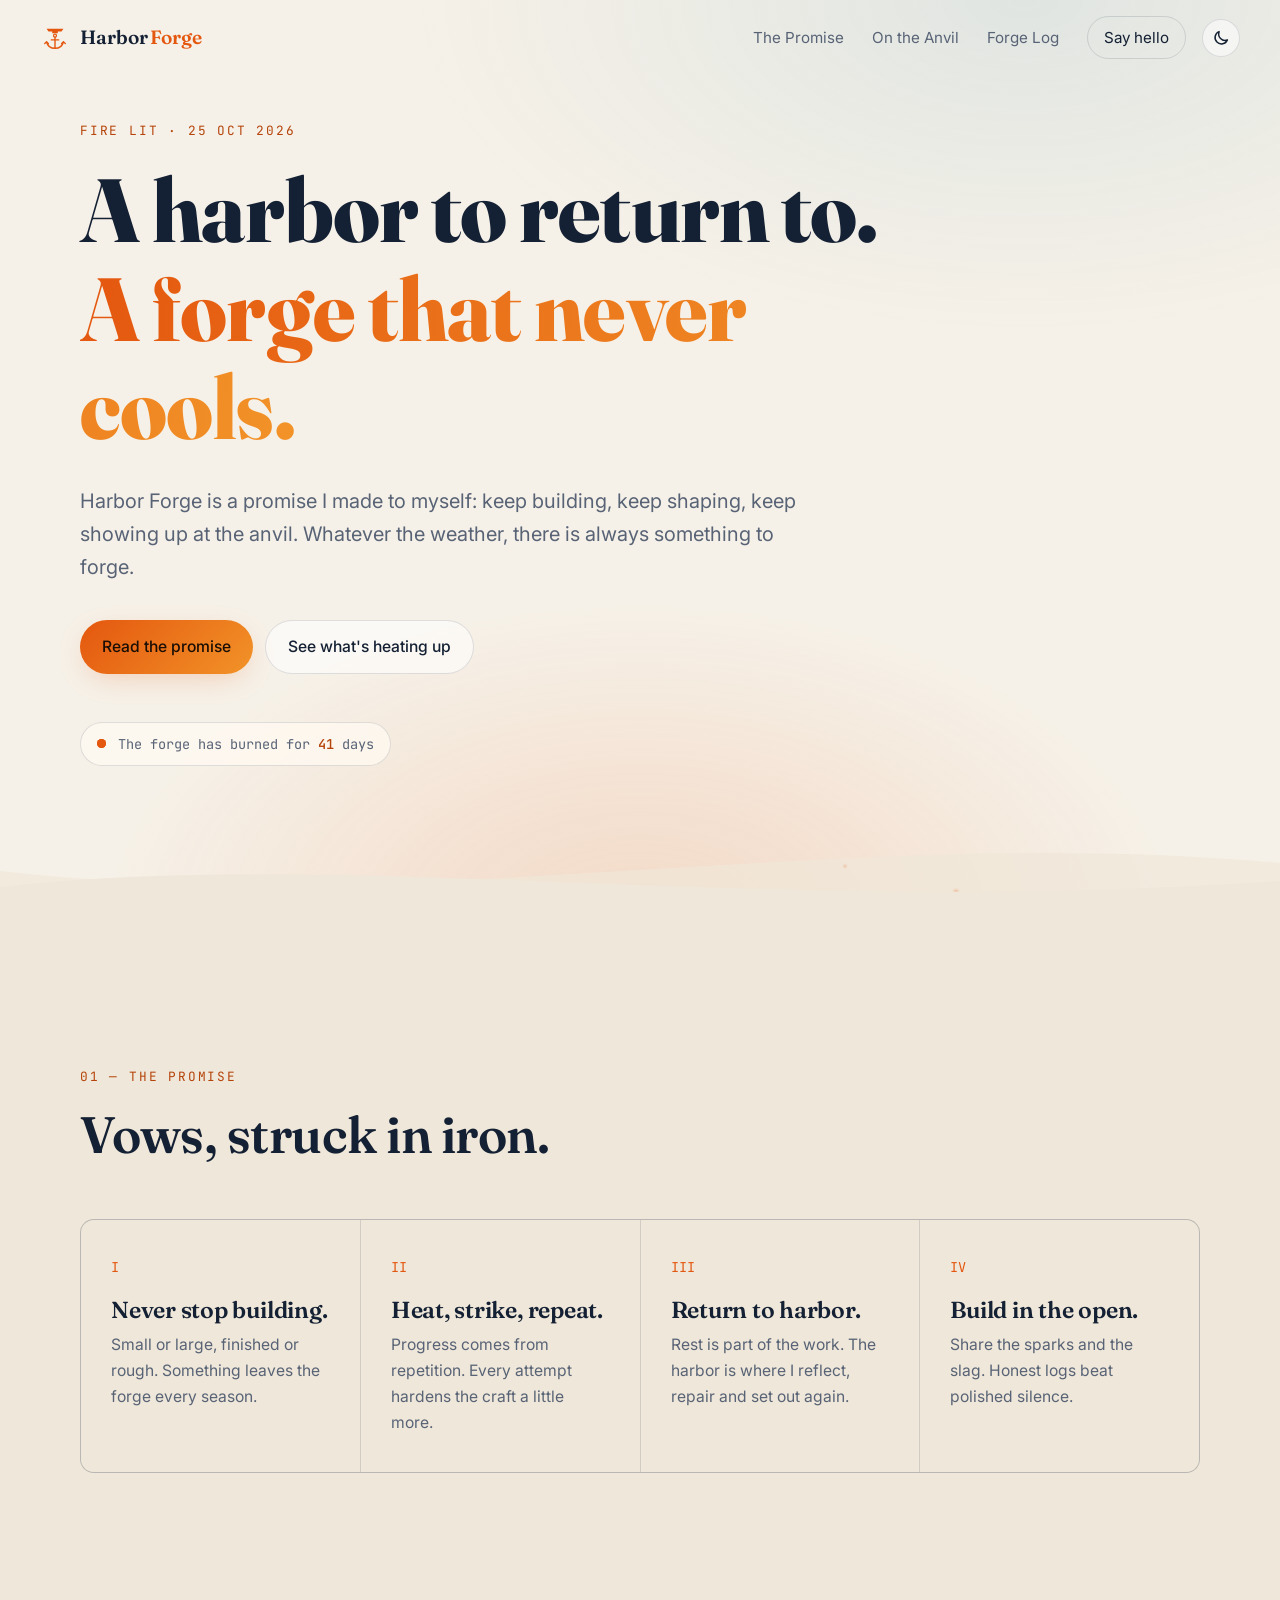
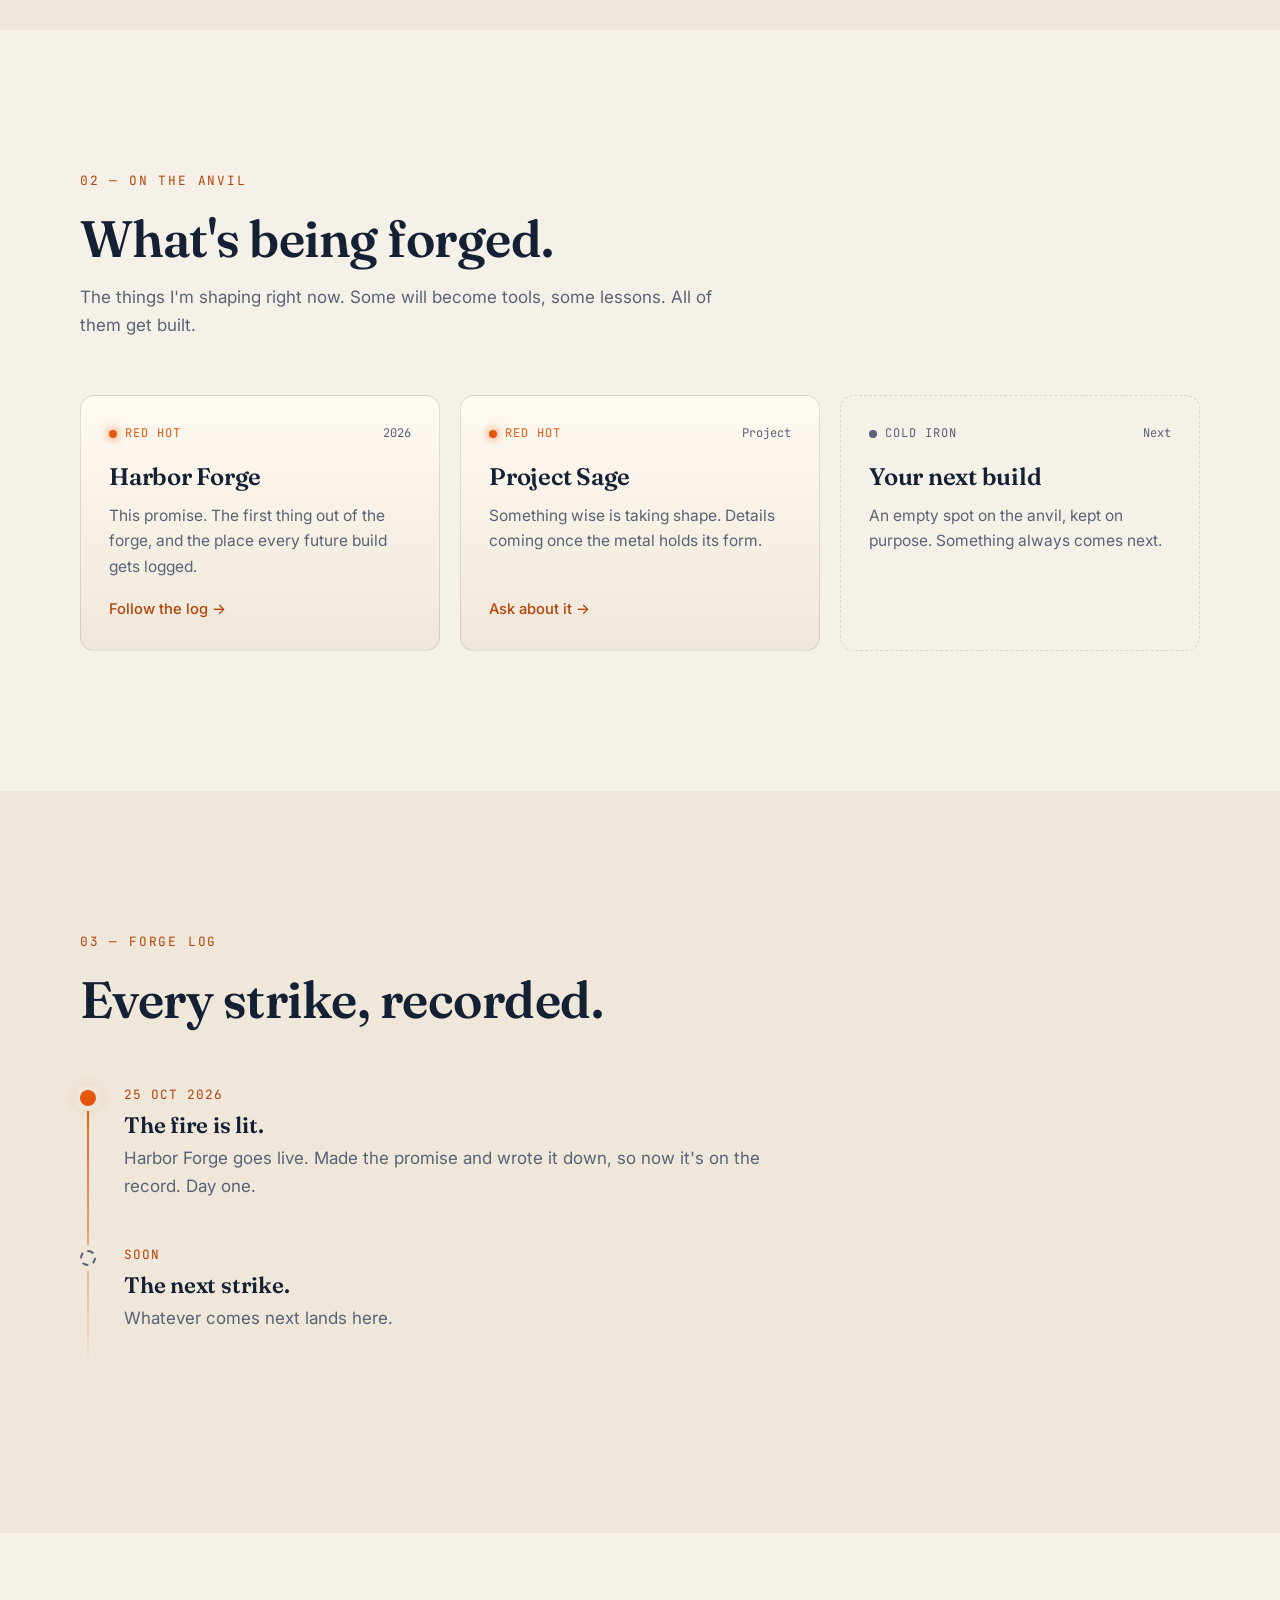
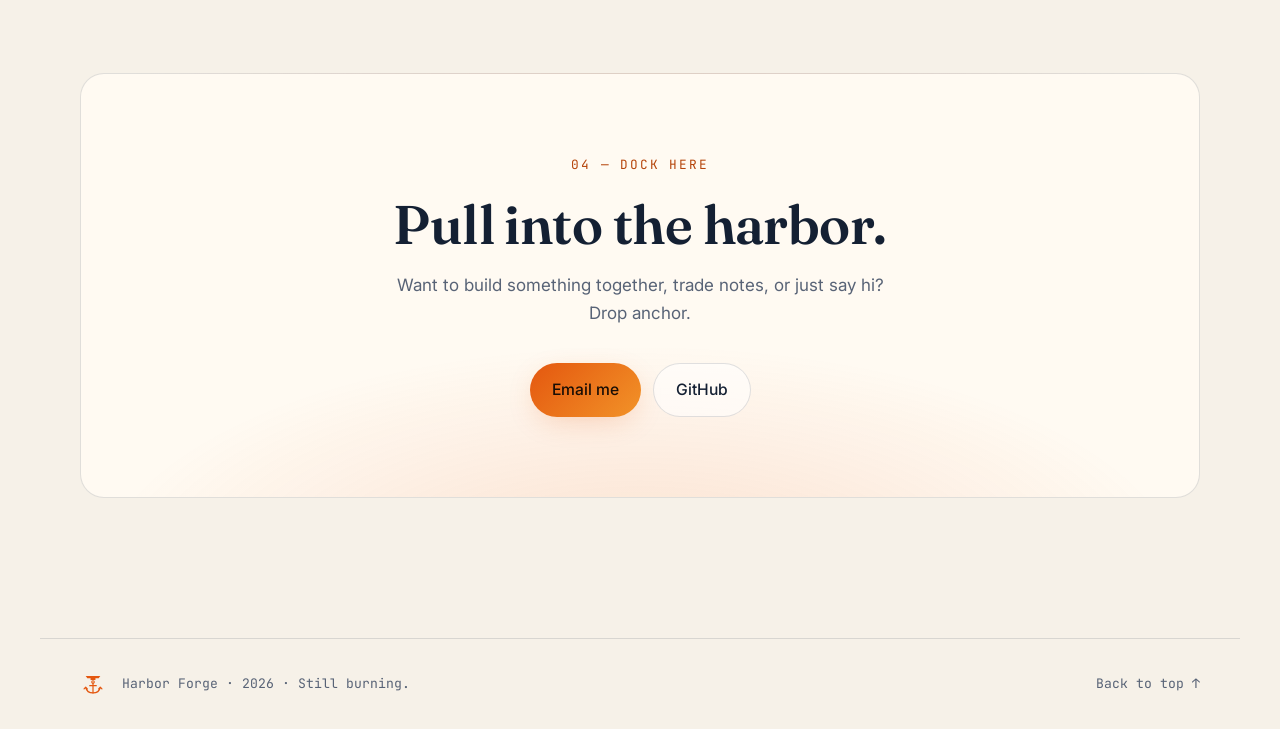
<file: index.html>
<!doctype html>
<html lang="en" class="no-js">
<head>
  <meta charset="utf-8" />
  <meta name="viewport" content="width=device-width, initial-scale=1" />
  <title>Harbor Forge</title>
  <meta name="description" content="Harbor Forge — a promise to never stop building. A harbor to return to, a forge that never cools." />
  <meta name="theme-color" content="#0b1320" />
  <!-- Set the theme before first paint: saved choice, else the system preference. -->
  <script>
    (function () {
      var t;
      try { t = localStorage.getItem("hf-theme"); } catch (e) {}
      if (t !== "light" && t !== "dark") t = matchMedia("(prefers-color-scheme: light)").matches ? "light" : "dark";
      document.documentElement.dataset.theme = t;
    })();
  </script>

  <meta property="og:title" content="Harbor Forge" />
  <meta property="og:description" content="A harbor to return to. A forge that never cools." />
  <meta property="og:type" content="website" />

  <link rel="icon" href="assets/favicon.svg" type="image/svg+xml" />
  <link rel="preconnect" href="https://fonts.googleapis.com" />
  <link rel="preconnect" href="https://fonts.gstatic.com" crossorigin />
  <link href="https://fonts.googleapis.com/css2?family=Fraunces:opsz,wght@9..144,400;9..144,600;9..144,800&family=Inter:wght@400;500;600&family=JetBrains+Mono:wght@400;500&display=swap" rel="stylesheet" />
  <link rel="stylesheet" href="styles.css" />
</head>
<body id="top">
  <a class="skip" href="#main">Skip to content</a>

  <header class="nav">
    <a class="brand" href="#top" aria-label="Harbor Forge home">
      <svg class="mark" viewBox="0 0 64 64" aria-hidden="true">
        <use href="#hf-mark" />
      </svg>
      <span>Harbor<em>Forge</em></span>
    </a>
    <button class="nav-toggle" aria-expanded="false" aria-controls="nav-links" aria-label="Open menu">
      <span></span><span></span>
    </button>
    <nav id="nav-links" class="nav-links">
      <a href="#promise">The Promise</a>
      <a href="#anvil">On the Anvil</a>
      <a href="#log">Forge Log</a>
      <a href="#contact" class="nav-cta">Say hello</a>
    </nav>
    <button class="theme-toggle" type="button" aria-label="Switch theme">
      <svg class="icon-sun" viewBox="0 0 24 24" fill="none" stroke="currentColor" stroke-width="2" stroke-linecap="round" aria-hidden="true">
        <circle cx="12" cy="12" r="4.5" />
        <path d="M12 2v2M12 20v2M4.9 4.9l1.4 1.4M17.7 17.7l1.4 1.4M2 12h2M20 12h2M4.9 19.1l1.4-1.4M17.7 6.3l1.4-1.4" />
      </svg>
      <svg class="icon-moon" viewBox="0 0 24 24" fill="none" stroke="currentColor" stroke-width="2" stroke-linecap="round" stroke-linejoin="round" aria-hidden="true">
        <path d="M20.5 14.5A8.5 8.5 0 0 1 9.5 3.5a8.5 8.5 0 1 0 11 11z" />
      </svg>
    </button>
  </header>

  <main id="main">
    <!-- HERO -->
    <section class="hero">
      <canvas id="sparks" aria-hidden="true"></canvas>
      <div class="hero-inner">
        <p class="eyebrow mono">Fire lit · <span id="fire-date"></span></p>
        <h1>
          A harbor to return to.<br />
          <span class="ember">A forge that never cools.</span>
        </h1>
        <p class="lede" id="intro"></p>
        <div class="hero-actions">
          <a class="btn btn-primary" href="#promise">Read the promise</a>
          <a class="btn btn-ghost" href="#anvil">See what's heating up</a>
        </div>
        <div class="heat" aria-live="polite">
          <span class="heat-dot"></span>
          <span class="mono">The forge has burned for <strong id="days">0</strong> <span id="days-label">days</span></span>
        </div>
      </div>
      <div class="waves" aria-hidden="true">
        <svg viewBox="0 0 1440 120" preserveAspectRatio="none"><path d="M0,64 C240,112 480,16 720,56 C960,96 1200,24 1440,60 L1440,120 L0,120 Z"/></svg>
        <svg viewBox="0 0 1440 120" preserveAspectRatio="none"><path d="M0,80 C200,40 420,110 720,74 C1020,38 1240,104 1440,70 L1440,120 L0,120 Z"/></svg>
      </div>
    </section>

    <!-- PROMISE -->
    <section class="section promise" id="promise">
      <div class="section-head reveal">
        <p class="eyebrow mono">01 — The Promise</p>
        <h2>Vows, struck in iron.</h2>
      </div>
      <!-- Filled from config.js -->
      <ol class="vows" id="vows"></ol>
    </section>

    <!-- ANVIL / PROJECTS -->
    <section class="section anvil" id="anvil">
      <div class="section-head reveal">
        <p class="eyebrow mono">02 — On the Anvil</p>
        <h2>What's being forged.</h2>
        <p class="section-sub">The things I'm shaping right now. Some will become tools, some lessons. All of them get built.</p>
      </div>

      <!-- Filled from config.js -->
      <div class="cards" id="projects"></div>
    </section>

    <!-- LOG -->
    <section class="section log" id="log">
      <div class="section-head reveal">
        <p class="eyebrow mono">03 — Forge Log</p>
        <h2>Every strike, recorded.</h2>
      </div>

      <!-- Filled from config.js -->
      <ol class="timeline" id="log-list"></ol>
    </section>

    <!-- CONTACT -->
    <section class="section contact" id="contact">
      <div class="contact-card reveal">
        <p class="eyebrow mono">04 — Dock here</p>
        <h2>Pull into the harbor.</h2>
        <p>Want to build something together, trade notes, or just say hi? Drop anchor.</p>
        <!-- Filled from config.js -->
        <div class="links" id="contact-links"></div>
      </div>
    </section>
  </main>

  <footer class="footer">
    <svg class="mark" viewBox="0 0 64 64" aria-hidden="true"><use href="#hf-mark" /></svg>
    <p class="mono">Harbor Forge · <span id="year">2026</span> · Still burning.</p>
    <a class="mono back-top" href="#top">Back to top ↑</a>
  </footer>

  <!-- Logo mark: an anchor with an anvil for a crossbar -->
  <svg width="0" height="0" style="position:absolute" aria-hidden="true">
    <symbol id="hf-mark" viewBox="0 0 64 64">
      <path fill="currentColor" d="M14 12h36l-4 6H38v4h-12v-4H18z" />
      <circle cx="32" cy="27" r="3.2" fill="none" stroke="currentColor" stroke-width="2.6" />
      <path fill="none" stroke="currentColor" stroke-width="3" stroke-linecap="round" d="M32 30v24" />
      <path fill="none" stroke="currentColor" stroke-width="3" stroke-linecap="round" stroke-linejoin="round" d="M14 40c2 9 9 14 18 14s16-5 18-14M10 44l4-4 4 4M46 44l4-4 4 4" />
      <path fill="none" stroke="currentColor" stroke-width="3" stroke-linecap="round" d="M24 36h16" />
    </symbol>
  </svg>

  <script src="config.js" defer></script>
  <script src="script.js" defer></script>
</body>
</html>
</file>
<file: styles.css>
/* ---------- Tokens ---------- */
/* Dark is the base; data-theme="light" (set by the inline script in <head>) swaps the palette. */
:root {
  color-scheme: dark;
  --bg: #0b1320;
  --bg-2: #0f1a2b;
  --surface: #13213a;
  --line: rgba(173, 196, 230, 0.12);
  --text: #e8edf5;
  --muted: #93a3bb;
  --ember: #ff7a2f;
  --ember-2: #ffb347;
  --ember-glow: rgba(255, 122, 47, 0.35);
  --accent-ink: #ffb347;     /* small accent text: eyebrows, links, dates */
  --sea: #3aa0c8;
  --nav-bg: rgba(11, 19, 32, 0.94);
  --ghost-bg: rgba(255, 255, 255, 0.02);
  --chip-bg: rgba(19, 33, 58, 0.55);
  --wave-back: rgba(15, 26, 43, 0.6);
  --glow-ember: rgba(255, 122, 47, 0.22);
  --glow-sea: rgba(58, 160, 200, 0.12);

  --serif: "Fraunces", Georgia, serif;
  --sans: "Inter", system-ui, -apple-system, sans-serif;
  --mono: "JetBrains Mono", ui-monospace, monospace;

  --max: 1120px;
  --gutter: clamp(16px, 4vw, 40px);
  --radius: 14px;
}

:root[data-theme="light"] {
  color-scheme: light;
  --bg: #f6f1e8;
  --bg-2: #efe7d9;
  --surface: #fffaf2;
  --line: rgba(40, 52, 75, 0.14);
  --text: #142033;
  --muted: #586376;
  --ember: #e4570f;
  --ember-2: #f29328;
  --ember-glow: rgba(228, 87, 15, 0.28);
  --accent-ink: #b5440a;
  --sea: #1f7fa6;
  --nav-bg: rgba(246, 241, 232, 0.94);
  --ghost-bg: rgba(255, 255, 255, 0.55);
  --chip-bg: rgba(255, 250, 242, 0.75);
  --wave-back: rgba(239, 231, 217, 0.7);
  --glow-ember: rgba(228, 87, 15, 0.16);
  --glow-sea: rgba(31, 127, 166, 0.10);
}

/* Applied briefly by script.js so a theme switch fades instead of snapping. */
.theme-anim, .theme-anim *, .theme-anim *::before, .theme-anim *::after {
  transition: background-color 0.35s, color 0.35s, border-color 0.35s, fill 0.35s !important;
}

*,
*::before,
*::after { box-sizing: border-box; }

html { scroll-behavior: smooth; scroll-padding-top: 80px; }

body {
  margin: 0;
  background: var(--bg);
  color: var(--text);
  font-family: var(--sans);
  font-size: 17px;
  line-height: 1.65;
  -webkit-font-smoothing: antialiased;
  overflow-x: hidden;
}

h1, h2, h3 { font-family: var(--serif); line-height: 1.1; margin: 0; letter-spacing: -0.01em; }
p { margin: 0; }
a { color: inherit; }
.mono { font-family: var(--mono); }

::selection { background: var(--ember); color: var(--bg); }

.skip {
  position: absolute; left: -999px; top: 8px;
  background: var(--ember); color: var(--bg); padding: 8px 14px; border-radius: 8px; z-index: 100;
}
.skip:focus { left: 8px; }

:focus-visible { outline: 2px solid var(--ember-2); outline-offset: 3px; border-radius: 4px; }

/* ---------- Nav ---------- */
.nav {
  position: fixed; inset: 0 0 auto 0; z-index: 50;
  display: flex; align-items: center; justify-content: space-between;
  padding: 16px var(--gutter);
  transition: background 0.3s, border-color 0.3s;
  border-bottom: 1px solid transparent;
}
/* Solid-ish background instead of backdrop-filter: blur re-renders on every scroll frame. */
.nav.scrolled {
  background: var(--nav-bg);
  border-color: var(--line);
}

.brand {
  display: flex; align-items: center; gap: 10px;
  text-decoration: none; font-family: var(--serif); font-weight: 600; font-size: 1.2rem;
}
.brand em { font-style: normal; color: var(--ember); margin-left: 2px; }
.mark { width: 30px; height: 30px; color: var(--ember); flex: none; }

.nav-links { display: flex; align-items: center; gap: 28px; }
.nav-links a {
  text-decoration: none; color: var(--muted); font-size: 0.95rem; transition: color 0.2s;
}
.nav-links a:hover { color: var(--text); }
.nav-links .nav-cta {
  color: var(--text); border: 1px solid var(--line); padding: 8px 16px; border-radius: 999px;
}
.nav-links .nav-cta:hover { border-color: var(--ember); color: var(--accent-ink); }

.theme-toggle {
  display: grid; place-items: center;
  width: 38px; height: 38px; margin-left: 16px; flex: none;
  border: 1px solid var(--line); border-radius: 50%;
  background: var(--ghost-bg); color: var(--text); cursor: pointer;
  transition: border-color 0.2s, color 0.2s;
}
.theme-toggle:hover { border-color: var(--ember); color: var(--accent-ink); }
.theme-toggle svg { width: 18px; height: 18px; }
.theme-toggle .icon-moon,
[data-theme="light"] .theme-toggle .icon-sun { display: none; }
[data-theme="light"] .theme-toggle .icon-moon { display: block; }
.nav-links { margin-left: auto; }

.nav-toggle {
  display: none; background: none; border: 0; padding: 10px; cursor: pointer;
  flex-direction: column; gap: 6px;
}
.nav-toggle span { display: block; width: 22px; height: 2px; background: var(--text); transition: transform 0.25s; }
.nav-toggle[aria-expanded="true"] span:first-child { transform: translateY(4px) rotate(45deg); }
.nav-toggle[aria-expanded="true"] span:last-child { transform: translateY(-4px) rotate(-45deg); }

/* ---------- Buttons ---------- */
.btn {
  display: inline-flex; align-items: center; justify-content: center;
  padding: 13px 22px; border-radius: 999px; font-weight: 500; font-size: 0.98rem;
  text-decoration: none; transition: transform 0.2s, box-shadow 0.2s, background 0.2s, border-color 0.2s;
}
.btn:hover { transform: translateY(-2px); }
.btn-primary {
  background: linear-gradient(135deg, var(--ember), var(--ember-2));
  color: #1a0e05;
  box-shadow: 0 8px 30px -8px var(--ember-glow);
}
.btn-primary:hover { box-shadow: 0 12px 40px -6px var(--ember-glow); }
.btn-ghost { border: 1px solid var(--line); color: var(--text); background: var(--ghost-bg); }
.btn-ghost:hover { border-color: var(--ember-glow); }

/* ---------- Hero ---------- */
.hero {
  position: relative;
  min-height: 100svh;
  display: flex; align-items: center;
  padding: 120px var(--gutter) 160px;
  background:
    radial-gradient(ellipse 60% 50% at 50% 100%, var(--glow-ember), transparent 70%),
    radial-gradient(ellipse 80% 60% at 80% 0%, var(--glow-sea), transparent 60%),
    var(--bg);
  overflow: hidden;
  isolation: isolate;
}
#sparks { position: absolute; inset: 0; width: 100%; height: 100%; z-index: -1; }

.hero-inner { max-width: var(--max); margin: 0 auto; width: 100%; }

.eyebrow {
  color: var(--accent-ink); font-size: 0.8rem; letter-spacing: 0.14em; text-transform: uppercase;
  margin-bottom: 20px;
}

.hero h1 {
  font-size: clamp(2.6rem, 7vw, 5.6rem);
  font-weight: 800;
  max-width: 14ch;
}
.ember {
  background: linear-gradient(100deg, var(--ember) 0%, var(--ember-2) 100%);
  -webkit-background-clip: text; background-clip: text; color: transparent;
}

.lede { color: var(--muted); font-size: clamp(1.05rem, 1.6vw, 1.25rem); max-width: 56ch; margin-top: 28px; }

.hero-actions { display: flex; flex-wrap: wrap; gap: 12px; margin-top: 36px; }

.heat {
  display: inline-flex; align-items: center; gap: 12px;
  margin-top: 48px; padding: 10px 16px;
  border: 1px solid var(--line); border-radius: 999px;
  background: var(--chip-bg); color: var(--muted); font-size: 0.85rem;
}
.heat strong { color: var(--accent-ink); font-weight: 500; }
.heat-dot {
  position: relative;
  width: 9px; height: 9px; border-radius: 50%; background: var(--ember);
}
.heat-dot::after {
  content: ""; position: absolute; inset: 0; border-radius: 50%; background: var(--ember);
  animation: pulse 2s ease-out infinite;
}
@keyframes pulse {
  from { transform: scale(1); opacity: 0.6; }
  to { transform: scale(3.6); opacity: 0; }
}

.waves { position: absolute; left: 0; right: 0; bottom: -1px; height: 120px; pointer-events: none; }
.waves svg { position: absolute; bottom: 0; width: 200%; height: 100%; will-change: transform; }
.waves svg:first-child { fill: var(--wave-back); animation: drift 18s linear infinite; }
.waves svg:last-child { fill: var(--bg-2); animation: drift 12s linear infinite reverse; }
@keyframes drift { from { transform: translateX(0); } to { transform: translateX(-50%); } }

/* ---------- Sections ---------- */
.section { padding: clamp(80px, 12vw, 140px) var(--gutter); }
.section > * { max-width: var(--max); margin-left: auto; margin-right: auto; }
.section-head { margin-bottom: 56px; }
.section-head h2 { font-size: clamp(2rem, 4.5vw, 3.2rem); font-weight: 600; }
.section-sub { color: var(--muted); margin-top: 16px; max-width: 58ch; }

.promise { background: var(--bg-2); }
.anvil { background: var(--bg); }
.log { background: var(--bg-2); }
.contact { background: var(--bg); }

/* Vows */
.vows {
  list-style: none; padding: 0;
  display: grid; grid-template-columns: repeat(auto-fit, minmax(240px, 1fr)); gap: 1px;
  background: var(--line); border: 1px solid var(--line); border-radius: var(--radius); overflow: hidden;
}
.vow { background: var(--bg-2); padding: 36px 30px; position: relative; transition: background 0.3s; }
.vow:hover { background: var(--surface); }
.vow::after {
  content: ""; position: absolute; left: 30px; right: 30px; bottom: 0; height: 2px;
  background: linear-gradient(90deg, var(--ember), transparent);
  transform: scaleX(0); transform-origin: left; transition: transform 0.4s;
}
.vow:hover::after { transform: scaleX(1); }
.vow-num { color: var(--ember); font-size: 0.85rem; display: block; margin-bottom: 18px; }
.vow h3 { font-size: 1.45rem; font-weight: 600; margin-bottom: 10px; }
.vow p { color: var(--muted); font-size: 0.98rem; }

/* Cards */
.cards { display: grid; grid-template-columns: repeat(auto-fit, minmax(280px, 1fr)); gap: 20px; }
.card {
  --status: var(--ember);
  position: relative;
  background: linear-gradient(180deg, var(--surface), var(--bg-2));
  border: 1px solid var(--line); border-radius: var(--radius);
  padding: 28px; display: flex; flex-direction: column; gap: 12px;
  transition: transform 0.3s, border-color 0.3s, box-shadow 0.3s;
}
.card:hover { transform: translateY(-4px); border-color: var(--ember-glow); box-shadow: 0 20px 50px -24px var(--ember-glow); }
.card[data-status="cooling"] { --status: var(--ember-2); }
.card[data-status="tempered"] { --status: var(--sea); }
.card[data-status="cold"] { --status: var(--muted); }

.card-top { display: flex; justify-content: space-between; align-items: center; margin-bottom: 8px; }
.status {
  display: inline-flex; align-items: center; gap: 8px;
  font-size: 0.75rem; letter-spacing: 0.08em; text-transform: uppercase; color: var(--status);
}
.status::before {
  content: ""; width: 8px; height: 8px; border-radius: 50%; background: var(--status);
  box-shadow: 0 0 10px var(--status);
}
.card[data-status="cold"] .status::before { box-shadow: none; }
.tag { font-size: 0.75rem; color: var(--muted); }
.card h3 { font-size: 1.5rem; font-weight: 600; }
.card p { color: var(--muted); font-size: 0.97rem; flex: 1; }
.card-link { color: var(--accent-ink); text-decoration: none; font-size: 0.92rem; font-weight: 500; margin-top: 6px; }
.card-link:hover { text-decoration: underline; text-underline-offset: 4px; }
.card-empty { background: transparent; border-style: dashed; }

/* Timeline */
.timeline { list-style: none; padding: 0; position: relative; }
.entry > div { max-width: 640px; }
.timeline::before {
  content: ""; position: absolute; left: 7px; top: 8px; bottom: 8px; width: 2px;
  background: linear-gradient(180deg, var(--ember), transparent);
}
.entry { position: relative; padding-left: 44px; padding-bottom: 44px; display: grid; gap: 8px; }
.entry::before {
  content: ""; position: absolute; left: 0; top: 6px; width: 16px; height: 16px; border-radius: 50%;
  background: var(--ember); box-shadow: 0 0 0 5px var(--bg-2), 0 0 18px var(--ember-glow);
}
.entry time { color: var(--accent-ink); font-size: 0.8rem; letter-spacing: 0.08em; text-transform: uppercase; }
.entry h3 { font-size: 1.4rem; font-weight: 600; margin-bottom: 6px; }
.entry p { color: var(--muted); }
.entry-future { opacity: 0.55; }
.entry-future::before { background: var(--bg-2); border: 2px dashed var(--muted); box-shadow: 0 0 0 5px var(--bg-2); }

/* Contact */
.contact-card {
  text-align: center; padding: clamp(48px, 8vw, 80px) clamp(20px, 5vw, 60px);
  border: 1px solid var(--line); border-radius: 24px;
  background:
    radial-gradient(ellipse 70% 80% at 50% 120%, var(--glow-ember), transparent 70%),
    var(--surface);
}
.contact-card h2 { font-size: clamp(2rem, 5vw, 3.4rem); font-weight: 600; margin-bottom: 16px; }
.contact-card > p:not(.eyebrow) { color: var(--muted); max-width: 46ch; margin: 0 auto; }
.links { display: flex; flex-wrap: wrap; justify-content: center; gap: 12px; margin-top: 36px; }

/* Footer */
.footer {
  display: flex; flex-wrap: wrap; align-items: center; justify-content: space-between; gap: 16px;
  padding: 32px var(--gutter); border-top: 1px solid var(--line);
  color: var(--muted); font-size: 0.82rem;
  max-width: calc(var(--max) + 2 * var(--gutter)); margin: 0 auto;
}
.footer .mark { width: 26px; height: 26px; }
.footer p { flex: 1; }
.back-top { text-decoration: none; }
.back-top:hover { color: var(--accent-ink); }

/* Reveal on scroll */
.reveal { opacity: 0; transform: translateY(24px); transition: opacity 0.7s ease, transform 0.7s ease; }
.reveal.in { opacity: 1; transform: none; }
.no-js .reveal { opacity: 1; transform: none; }

/* ---------- Mobile ---------- */
@media (max-width: 760px) {
  .nav-toggle { display: flex; }
  .nav-links {
    position: absolute; top: 100%; left: 0; right: 0;
    flex-direction: column; align-items: stretch; gap: 0;
    background: var(--bg);
    border-bottom: 1px solid var(--line);
    padding: 8px var(--gutter) 20px;
    transform: translateY(-8px); opacity: 0; pointer-events: none; transition: opacity 0.25s, transform 0.25s;
  }
  .nav-links.open { transform: none; opacity: 1; pointer-events: auto; }
  .nav-links a { padding: 14px 0; border-bottom: 1px solid var(--line); font-size: 1.05rem; }
  .nav-links .nav-cta { border: 0; padding: 14px 0; border-radius: 0; color: var(--accent-ink); }
  .nav.menu-open { background: var(--bg); }
  .theme-toggle { order: 2; margin-left: auto; margin-right: 4px; }
  .nav-toggle { order: 3; }

  .hero { padding-bottom: 130px; }
  .hero-actions .btn { flex: 1 1 auto; }
  .footer { flex-direction: column; text-align: center; }
}

@media (prefers-reduced-motion: reduce) {
  html { scroll-behavior: auto; }
  *, *::before, *::after { animation: none !important; transition: none !important; }
  .reveal { opacity: 1; transform: none; }
}
</file>
